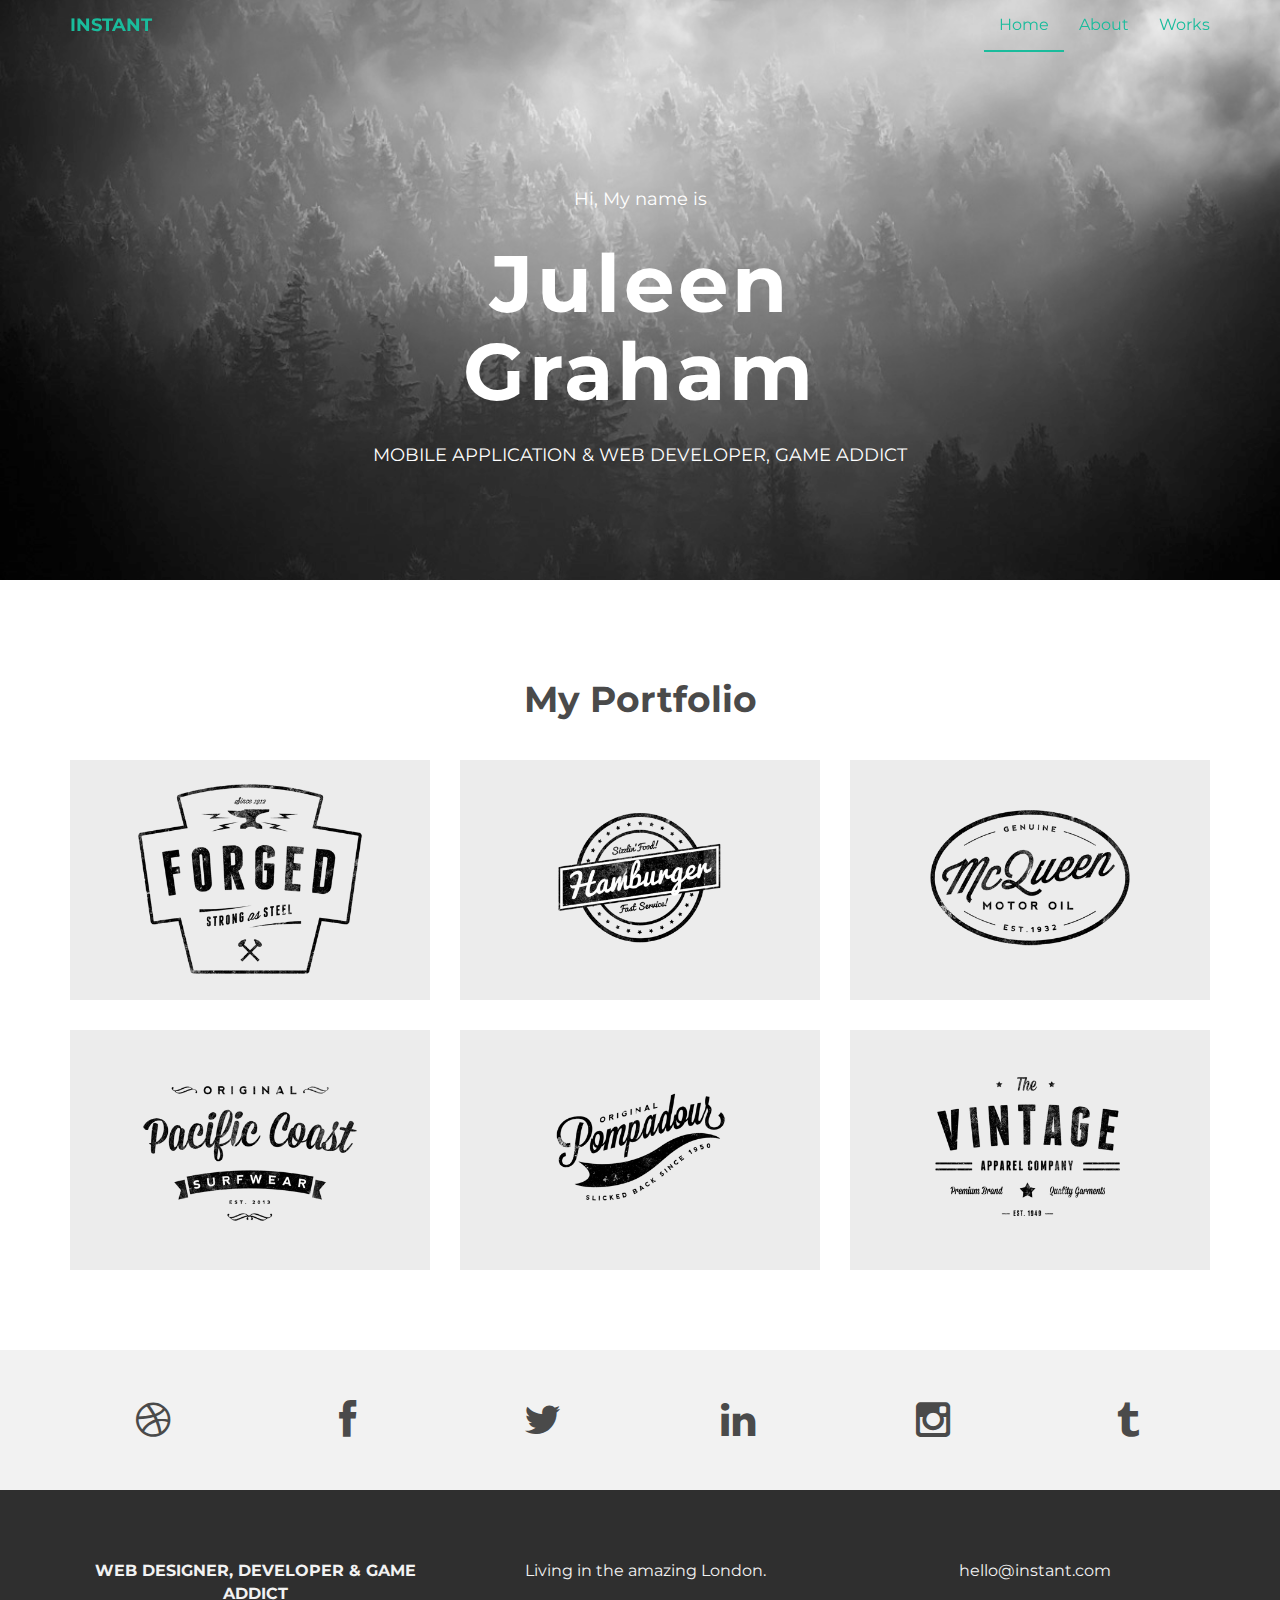
<file: index.html>
<!DOCTYPE html>
<html lang="en">
  <head>
    <meta charset="utf-8">
    <meta http-equiv="X-UA-Compatible" content="IE=edge">
    <meta name="viewport" content="width=device-width, initial-scale=1">
    <meta name="description" content="">
    <meta name="author" content="">
    <link rel="shortcut icon" href="assets/ico/favicon.ico">

    <title>Juleen Graham</title>

    <!-- Bootstrap core CSS -->
    <link href="assets/css/bootstrap.css" rel="stylesheet">

    <!-- Custom styles for this template -->
    <link href="assets/css/style.css" rel="stylesheet">
    <link href="assets/css/font-awesome.min.css" rel="stylesheet">

    <!-- Just for debugging purposes. Don't actually copy this line! -->
    <!--[if lt IE 9]><script src="../../assets/js/ie8-responsive-file-warning.js"></script><![endif]-->

    <!-- HTML5 shim and Respond.js IE8 support of HTML5 elements and media queries -->
    <!--[if lt IE 9]>
      <script src="https://oss.maxcdn.com/libs/html5shiv/3.7.0/html5shiv.js"></script>
      <script src="https://oss.maxcdn.com/libs/respond.js/1.4.2/respond.min.js"></script>
    <![endif]-->
  </head>

  <body>

    <!-- Static navbar -->
    <div class="navbar navbar-default navbar-fixed-top" role="navigation">
      <div class="container">
        <div class="navbar-header">
          <button type="button" class="navbar-toggle" data-toggle="collapse" data-target=".navbar-collapse">
            <span class="sr-only">Toggle navigation</span>
            <span class="icon-bar"></span>
            <span class="icon-bar"></span>
            <span class="icon-bar"></span>
          </button>
          <a class="navbar-brand" href="index.html">INSTANT</a>
        </div>
        <div class="navbar-collapse collapse">
          <ul class="nav navbar-nav navbar-right">
            <li class="active"><a href="index.html">Home</a></li>
            <li><a href="about.html">About</a></li>
            <li><a href="#works">Works</a></li>
          </ul>
        </div><!--/.nav-collapse -->
      </div>
    </div>


	<div id="headerwrap">
	    <div class="container">
			<div class="row">
				<div class="col-lg-6 col-lg-offset-3">
					<h4>Hi, My name is</h4>
					<h1>Juleen Graham</h1>
					<h4>MOBILE APPLICATION & WEB DEVELOPER,  GAME ADDICT</h4>
				</div>
			</div><! --/row -->
	    </div> <!-- /container -->
	</div><! --/headerwrap -->
	
	<section id="works"></section>
	<div class="container">
		<div class="row centered mt mb">
			<h1>My Portfolio</h1>
			
			<div class="col-lg-4 col-md-4 col-sm-4 gallery">
				<a href="work.html"><img src="assets/img/portfolio/folio01.png" class="img-responsive"></a>
			</div>
			<div class="col-lg-4 col-md-4 col-sm-4 gallery">
				<a href="work.html"><img src="assets/img/portfolio/folio02.png" class="img-responsive"></a>
			</div>
			<div class="col-lg-4 col-md-4 col-sm-4 gallery">
				<a href="work.html"><img src="assets/img/portfolio/folio03.png" class="img-responsive"></a>
			</div>
			<div class="col-lg-4 col-md-4 col-sm-4 gallery">
				<a href="work.html"><img src="assets/img/portfolio/folio04.png" class="img-responsive"></a>
			</div>
			<div class="col-lg-4 col-md-4 col-sm-4 gallery">
				<a href="work.html"><img src="assets/img/portfolio/folio05.png" class="img-responsive"></a>
			</div>
			<div class="col-lg-4 col-md-4 col-sm-4 gallery">
				<a href="work.html"><img src="assets/img/portfolio/folio06.png" class="img-responsive"></a>
			</div>
		</div><! --/row -->
	</div><! --/container -->
	
	<div id="social">
		<div class="container">
			<div class="row centered">
				<div class="col-lg-2">
					<a href="#"><i class="fa fa-dribbble"></i></a>
				</div>
				<div class="col-lg-2">
					<a href="#"><i class="fa fa-facebook"></i></a>
				</div>
				<div class="col-lg-2">
					<a href="#"><i class="fa fa-twitter"></i></a>
				</div>
				<div class="col-lg-2">
					<a href="#"><i class="fa fa-linkedin"></i></a>
				</div>
				<div class="col-lg-2">
					<a href="#"><i class="fa fa-instagram"></i></a>
				</div>
				<div class="col-lg-2">
					<a href="#"><i class="fa fa-tumblr"></i></a>
				</div>
			
			</div><! --/row -->
		</div><! --/container -->
	</div><! --/social -->

	<div id="footerwrap">
		<div class="container">
			<div class="row centered">
				<div class="col-lg-4">
					<p><b>WEB DESIGNER, DEVELOPER & GAME ADDICT</b></p>
				</div>
			
				<div class="col-lg-4">
					<p>Living in the amazing London.</p>
				</div>
				<div class="col-lg-4">
					<p>hello@instant.com</p>
				</div>
			</div>
		</div>
	</div><! --/footerwrap -->
	


    <!-- Bootstrap core JavaScript
    ================================================== -->
    <!-- Placed at the end of the document so the pages load faster -->
    <script src="https://ajax.googleapis.com/ajax/libs/jquery/1.11.0/jquery.min.js"></script>
    <script src="assets/js/bootstrap.min.js"></script>
  </body>
</html>
</file>
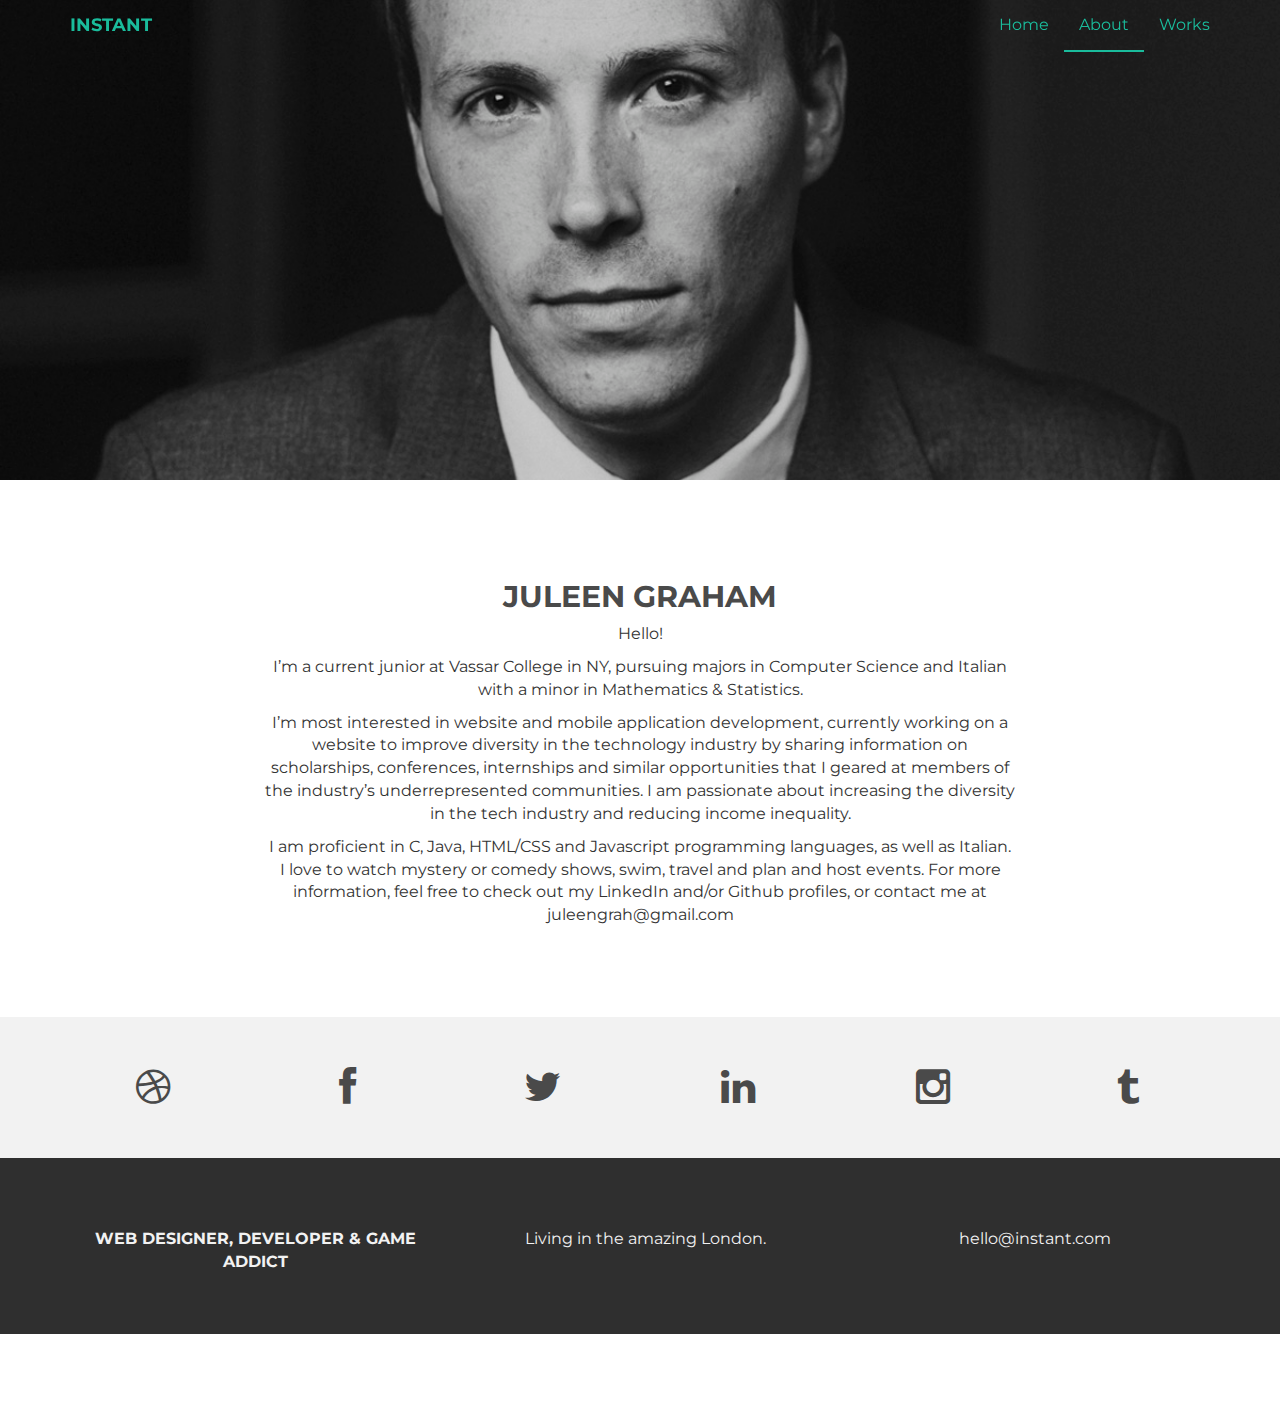
<file: about.html>
<!DOCTYPE html>
<html lang="en">
  <head>
    <meta charset="utf-8">
    <meta http-equiv="X-UA-Compatible" content="IE=edge">
    <meta name="viewport" content="width=device-width, initial-scale=1">
    <meta name="description" content="">
    <meta name="author" content="">
    <link rel="shortcut icon" href="assets/ico/favicon.ico">

    <title>INSTANT - Bootstrap Theme</title>

    <!-- Bootstrap core CSS -->
    <link href="assets/css/bootstrap.css" rel="stylesheet">

    <!-- Custom styles for this template -->
    <link href="assets/css/style.css" rel="stylesheet">
    <link href="assets/css/font-awesome.min.css" rel="stylesheet">

    <!-- Just for debugging purposes. Don't actually copy this line! -->
    <!--[if lt IE 9]><script src="../../assets/js/ie8-responsive-file-warning.js"></script><![endif]-->

    <!-- HTML5 shim and Respond.js IE8 support of HTML5 elements and media queries -->
    <!--[if lt IE 9]>
      <script src="https://oss.maxcdn.com/libs/html5shiv/3.7.0/html5shiv.js"></script>
      <script src="https://oss.maxcdn.com/libs/respond.js/1.4.2/respond.min.js"></script>
    <![endif]-->
  </head>

  <body>

    <!-- Static navbar -->
    <div class="navbar navbar-default navbar-fixed-top" role="navigation">
      <div class="container">
        <div class="navbar-header">
          <button type="button" class="navbar-toggle" data-toggle="collapse" data-target=".navbar-collapse">
            <span class="sr-only">Toggle navigation</span>
            <span class="icon-bar"></span>
            <span class="icon-bar"></span>
            <span class="icon-bar"></span>
          </button>
          <a class="navbar-brand" href="index.html">INSTANT</a>
        </div>
        <div class="navbar-collapse collapse">
          <ul class="nav navbar-nav navbar-right">
            <li><a href="index.html">Home</a></li>
            <li class="active"><a href="about.html">About</a></li>
            <li><a href="index.html#works">Works</a></li>
          </ul>
        </div><!--/.nav-collapse -->
      </div>
    </div>


	<div id="aboutwrap">
	    <div class="container">
			<div class="row">
				<div class="col-lg-6 col-lg-offset-3">
				</div>
			</div><! --/row -->
	    </div> <!-- /container -->
	</div><! --/aboutwrap -->
	
	<div class="container">
		<div class="row centered mt mb">
			<div class="col-lg-8 col-lg-offset-2">
				<h2>JULEEN GRAHAM</h2>
				<p>Hello!</p>
				<p>I’m a current junior at Vassar College in NY, pursuing majors in Computer Science and Italian with a minor in Mathematics & Statistics.</p>

				<p>I’m most interested in website and mobile application development, currently working on a website to improve diversity in the technology industry by sharing information on scholarships, conferences, internships and similar opportunities that I geared at members of the industry’s underrepresented communities. I am passionate about increasing the diversity in the tech industry and reducing income inequality.</p>

				<p>I am proficient in C, Java, HTML/CSS and Javascript programming languages, as well as Italian. I love to watch mystery or comedy shows, swim, travel and plan and host events. For more information, feel free to check out my LinkedIn and/or Github profiles, or contact me at juleengrah@gmail.com</p>
			</div>

		</div><! --/row -->
	</div><! --/container -->
	
	<div id="social">
		<div class="container">
			<div class="row centered">
				<div class="col-lg-2">
					<a href="#"><i class="fa fa-dribbble"></i></a>
				</div>
				<div class="col-lg-2">
					<a href="#"><i class="fa fa-facebook"></i></a>
				</div>
				<div class="col-lg-2">
					<a href="#"><i class="fa fa-twitter"></i></a>
				</div>
				<div class="col-lg-2">
					<a href="#"><i class="fa fa-linkedin"></i></a>
				</div>
				<div class="col-lg-2">
					<a href="#"><i class="fa fa-instagram"></i></a>
				</div>
				<div class="col-lg-2">
					<a href="#"><i class="fa fa-tumblr"></i></a>
				</div>
			
			</div><! --/row -->
		</div><! --/container -->
	</div><! --/social -->

	<div id="footerwrap">
		<div class="container">
			<div class="row centered">
				<div class="col-lg-4">
					<p><b>WEB DESIGNER, DEVELOPER & GAME ADDICT</b></p>
				</div>
			
				<div class="col-lg-4">
					<p>Living in the amazing London.</p>
				</div>
				<div class="col-lg-4">
					<p>hello@instant.com</p>
				</div>
			
			</div>
		
		</div>
	</div><! --/footerwrap -->
	


    <!-- Bootstrap core JavaScript
    ================================================== -->
    <!-- Placed at the end of the document so the pages load faster -->
    <script src="https://ajax.googleapis.com/ajax/libs/jquery/1.11.0/jquery.min.js"></script>
    <script src="assets/js/bootstrap.min.js"></script>
  </body>
</html>
</file>
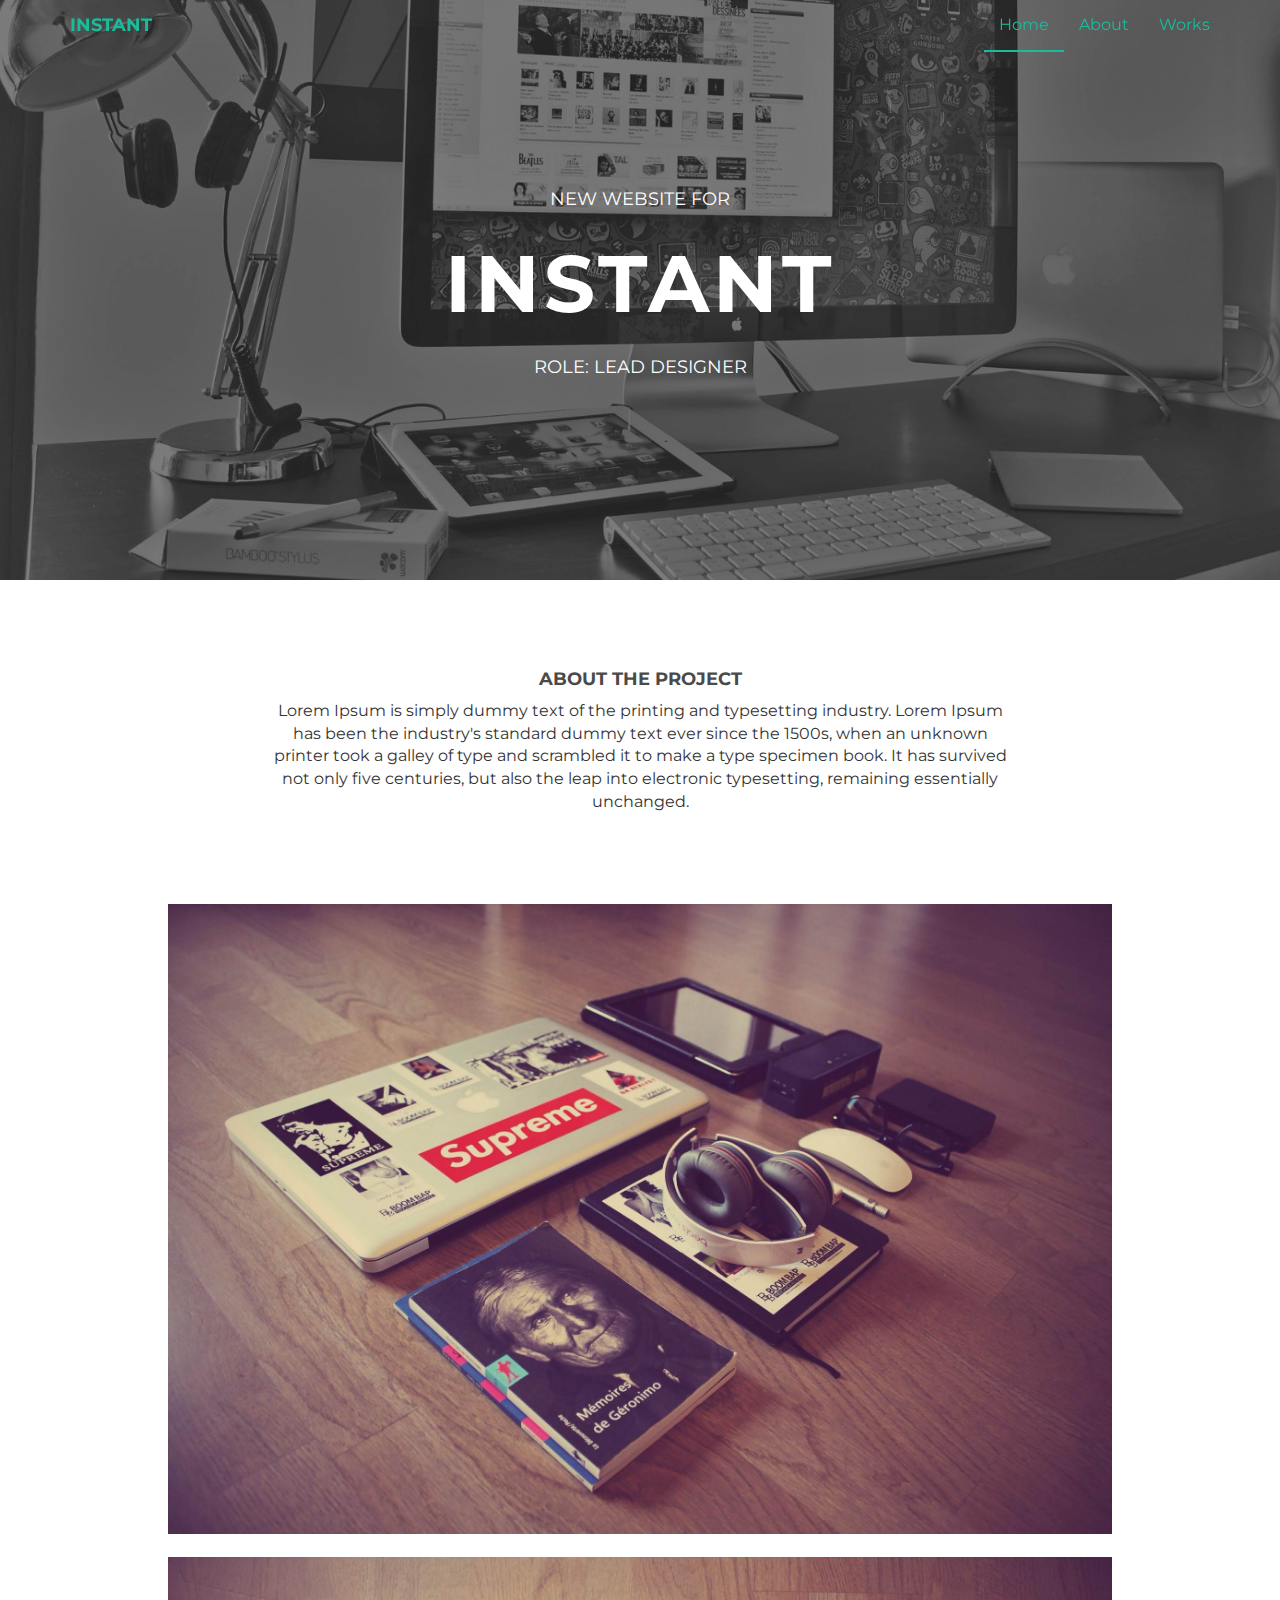
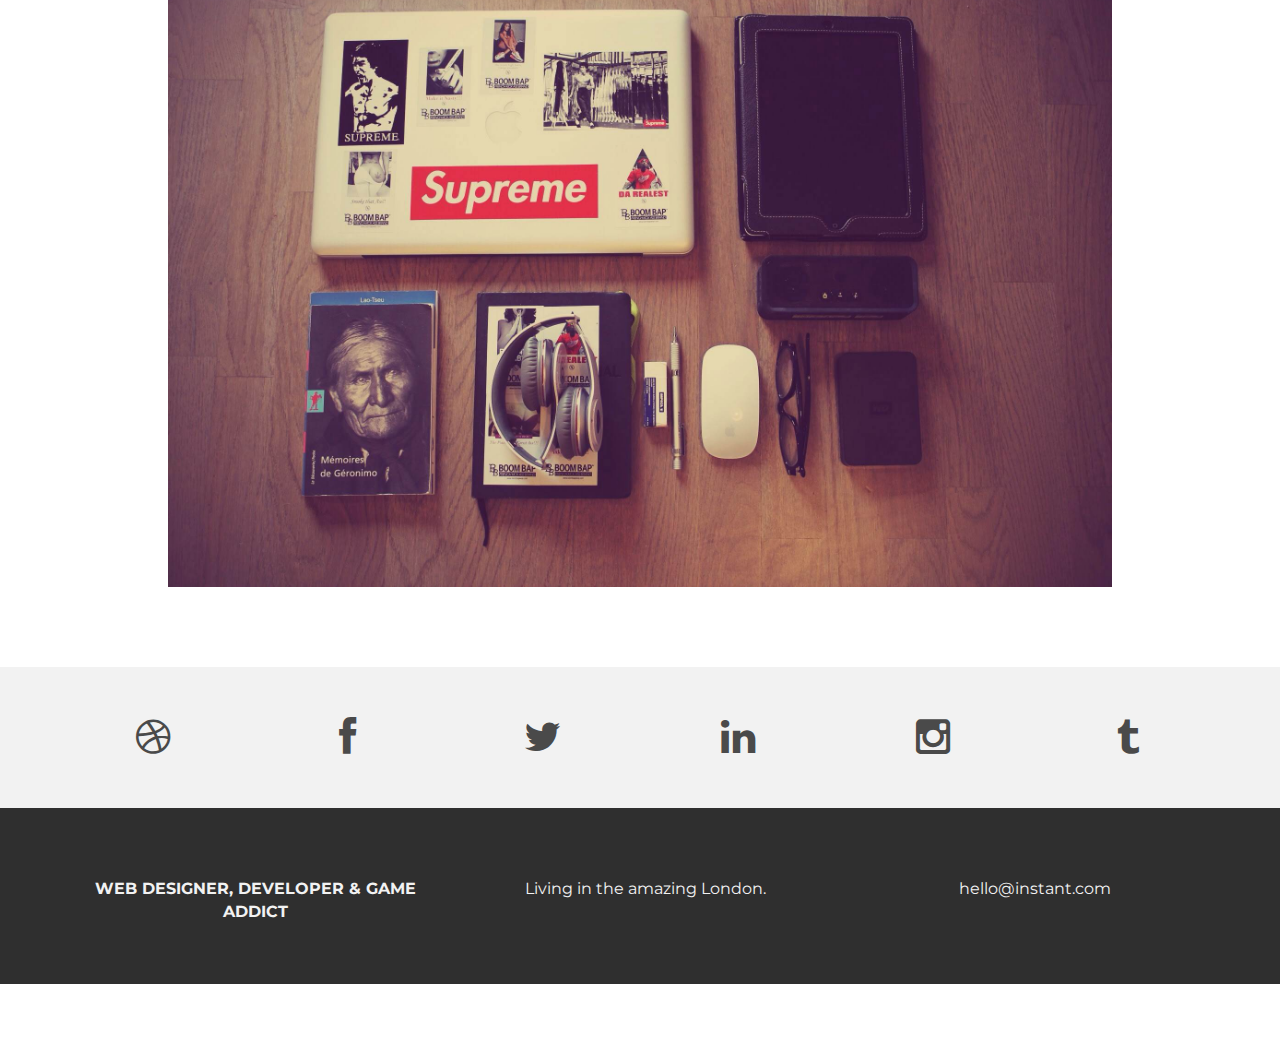
<file: work.html>
<!DOCTYPE html>
<html lang="en">
  <head>
    <meta charset="utf-8">
    <meta http-equiv="X-UA-Compatible" content="IE=edge">
    <meta name="viewport" content="width=device-width, initial-scale=1">
    <meta name="description" content="">
    <meta name="author" content="">
    <link rel="shortcut icon" href="assets/ico/favicon.ico">

    <title>INSTANT - Bootstrap Theme</title>

    <!-- Bootstrap core CSS -->
    <link href="assets/css/bootstrap.css" rel="stylesheet">

    <!-- Custom styles for this template -->
    <link href="assets/css/style.css" rel="stylesheet">
    <link href="assets/css/font-awesome.min.css" rel="stylesheet">

    <!-- Just for debugging purposes. Don't actually copy this line! -->
    <!--[if lt IE 9]><script src="../../assets/js/ie8-responsive-file-warning.js"></script><![endif]-->

    <!-- HTML5 shim and Respond.js IE8 support of HTML5 elements and media queries -->
    <!--[if lt IE 9]>
      <script src="https://oss.maxcdn.com/libs/html5shiv/3.7.0/html5shiv.js"></script>
      <script src="https://oss.maxcdn.com/libs/respond.js/1.4.2/respond.min.js"></script>
    <![endif]-->
  </head>

  <body>

    <!-- Static navbar -->
    <div class="navbar navbar-default navbar-fixed-top" role="navigation">
      <div class="container">
        <div class="navbar-header">
          <button type="button" class="navbar-toggle" data-toggle="collapse" data-target=".navbar-collapse">
            <span class="sr-only">Toggle navigation</span>
            <span class="icon-bar"></span>
            <span class="icon-bar"></span>
            <span class="icon-bar"></span>
          </button>
          <a class="navbar-brand" href="index.html">INSTANT</a>
        </div>
        <div class="navbar-collapse collapse">
          <ul class="nav navbar-nav navbar-right">
            <li class="active"><a href="index.html">Home</a></li>
            <li><a href="about.html">About</a></li>
            <li><a href="#works">Works</a></li>
          </ul>
        </div><!--/.nav-collapse -->
      </div>
    </div>


	<div id="workwrap">
	    <div class="container">
			<div class="row">
				<div class="col-lg-6 col-lg-offset-3">
					<h4>NEW WEBSITE FOR</h4>
					<h1>INSTANT</h1>
					<h4>ROLE: LEAD DESIGNER</h4>
				</div>
			</div><! --/row -->
	    </div> <!-- /container -->
	</div><! --/workwrap -->
	
	<section id="works"></section>
	<div class="container">
		<div class="row centered mt mb">
			<div class="col-lg-8 col-lg-offset-2">
				<h4>ABOUT THE PROJECT</h4>
				<p>Lorem Ipsum is simply dummy text of the printing and typesetting industry. Lorem Ipsum has been the industry's standard dummy text ever since the 1500s, when an unknown printer took a galley of type and scrambled it to make a type specimen book. It has survived not only five centuries, but also the leap into electronic typesetting, remaining essentially unchanged.</p>
			</div>
			<div class="col-lg-10 col-lg-offset-1 mt">
				<img class="img-responsive" src="assets/img/pr01.jpg">
				<br>
				<img class="img-responsive" src="assets/img/pr02.jpg">
			</div>

		</div><! --/row -->
	</div><! --/container -->
	
	<div id="social">
		<div class="container">
			<div class="row centered">
				<div class="col-lg-2">
					<a href="#"><i class="fa fa-dribbble"></i></a>
				</div>
				<div class="col-lg-2">
					<a href="#"><i class="fa fa-facebook"></i></a>
				</div>
				<div class="col-lg-2">
					<a href="#"><i class="fa fa-twitter"></i></a>
				</div>
				<div class="col-lg-2">
					<a href="#"><i class="fa fa-linkedin"></i></a>
				</div>
				<div class="col-lg-2">
					<a href="#"><i class="fa fa-instagram"></i></a>
				</div>
				<div class="col-lg-2">
					<a href="#"><i class="fa fa-tumblr"></i></a>
				</div>
			
			</div><! --/row -->
		</div><! --/container -->
	</div><! --/social -->

	<div id="footerwrap">
		<div class="container">
			<div class="row centered">
				<div class="col-lg-4">
					<p><b>WEB DESIGNER, DEVELOPER & GAME ADDICT</b></p>
				</div>
			
				<div class="col-lg-4">
					<p>Living in the amazing London.</p>
				</div>
				<div class="col-lg-4">
					<p>hello@instant.com</p>
				</div>
			
			</div>
		
		</div>
	</div><! --/footerwrap -->
	


    <!-- Bootstrap core JavaScript
    ================================================== -->
    <!-- Placed at the end of the document so the pages load faster -->
    <script src="https://ajax.googleapis.com/ajax/libs/jquery/1.11.0/jquery.min.js"></script>
    <script src="assets/js/bootstrap.min.js"></script>
  </body>
</html>
</file>
<file: assets/css/style.css>
/*
 * Author: Carlos Alvarez
 * URL: http://Alvarez.is
 *
 * Project Name: NYC Design
 * Version: 1.0
 * Date: 04-20-2014
 * URL: 
 */


/* ==========================================================================
   Base Styles, Bootstrap Modifications & Fonts Import
   ========================================================================== */

@import url(http://fonts.googleapis.com/css?family=Montserrat:400,700);


::-moz-selection {
    background: #f2c2c9;
    color: #a4003a;
    text-shadow: none;
}

::selection {
    background: #16a085;
    color: #a4003a;
    text-shadow: none;
}

/*
 * A better looking default horizontal rule
 */

 hr {
    display: block;
    height: 1px;
    border: 0;
    border-top: 1px solid #ccc;
    margin: 1em 0;
    padding: 0;
}

.centered {
	text-align: center
}

.mt {
	margin-top: 80px;
}

.mb {
	margin-bottom: 80px;
}

/* ==========================================================================
   General styles
   ========================================================================== */


body {
    font-family: 'Montserrat', sans-serif;
    font-weight: 400;
    font-size: 16px;

    -webkit-font-smoothing: antialiased;
    -webkit-overflow-scrolling: touch;
}

h1, h2, h3, h4, h5, h6 {
	font-weight: 700;
    color: #4a4a4a;
}


.navbar-brand {
	font-weight: 700;
}

.navbar-default .navbar-brand {
	color: #1abc9c;
}

.navbar-default {
	background-color: transparent;
	border-color: transparent;
}

.navbar-default .navbar-nav > .active > a, .navbar-default .navbar-nav > .active > a:hover, .navbar-default .navbar-nav > .active > a:focus {
	color: #1abc9c;
	background-color: transparent;
	border-bottom: 2px solid #1abc9c
}

.navbar-default .navbar-nav > li > a {
	color: #1abc9c;
}

/* ==========================================================================
   Wrap Sections
   ========================================================================== */

#headerwrap {
	background: url(../img/back.jpg) no-repeat center top;
	margin-top: -70px;
	padding-top: 250px;
	text-align:center;
	background-attachment: relative;
	background-position: center center;
	min-height: 650px;
	width: 100%;
	
    -webkit-background-size: 100%;
    -moz-background-size: 100%;
    -o-background-size: 100%;
    background-size: 100%;

    -webkit-background-size: cover;
    -moz-background-size: cover;
    -o-background-size: cover;
    background-size: cover;
}

#headerwrap h1 {
	color:#ffffff;
	padding-top: 10px;
	padding-bottom: 20px;
	letter-spacing: 4px;
	font-size: 80px;
	font-weight: bold;
}

#headerwrap h4 {
	font-weight: 400;
	color: #ffffff
}

#social {
	padding-top: 50px;
	padding-bottom: 50px;
	background-color: #f2f2f2;
}

#social i {
	font-size: 40px;
	color: #4a4a4a
}

#social i:hover {
	color: #1abc9c
}

#footerwrap {
	padding-top: 70px;
	padding-bottom: 50px;
	background-color: #2f2f2f;
}

#footerwrap p {
	color: #f2f2f2;
	margin-left: 10px;
}

#workwrap {	
	background: url(../img/work.jpg) no-repeat center top;
	margin-top: -70px;
	padding-top: 250px;
	text-align:center;
	background-attachment: relative;
	background-position: center center;
	min-height: 650px;
	width: 100%;
	
    -webkit-background-size: 100%;
    -moz-background-size: 100%;
    -o-background-size: 100%;
    background-size: 100%;

    -webkit-background-size: cover;
    -moz-background-size: cover;
    -o-background-size: cover;
    background-size: cover;
}

#workwrap h1 {
	color:#ffffff;
	padding-top: 10px;
	padding-bottom: 20px;
	letter-spacing: 4px;
	font-size: 80px;
	font-weight: bold;
}

#workwrap h4 {
	font-weight: 400;
	color: #ffffff
}

#aboutwrap {	
	background: url(../img/about.jpg) no-repeat center top;
	margin-top: -70px;
	padding-top: 250px;
	text-align:center;
	background-attachment: relative;
	background-position: center center;
	min-height: 550px;
	width: 100%;
	
    -webkit-background-size: 100%;
    -moz-background-size: 100%;
    -o-background-size: 100%;
    background-size: 100%;

    -webkit-background-size: cover;
    -moz-background-size: cover;
    -o-background-size: cover;
    background-size: cover;
}




/* Gallery */
.gallery {
	margin-top: 30px;
}

.gallery img:hover {
	opacity: 0.4;
}
</file>
